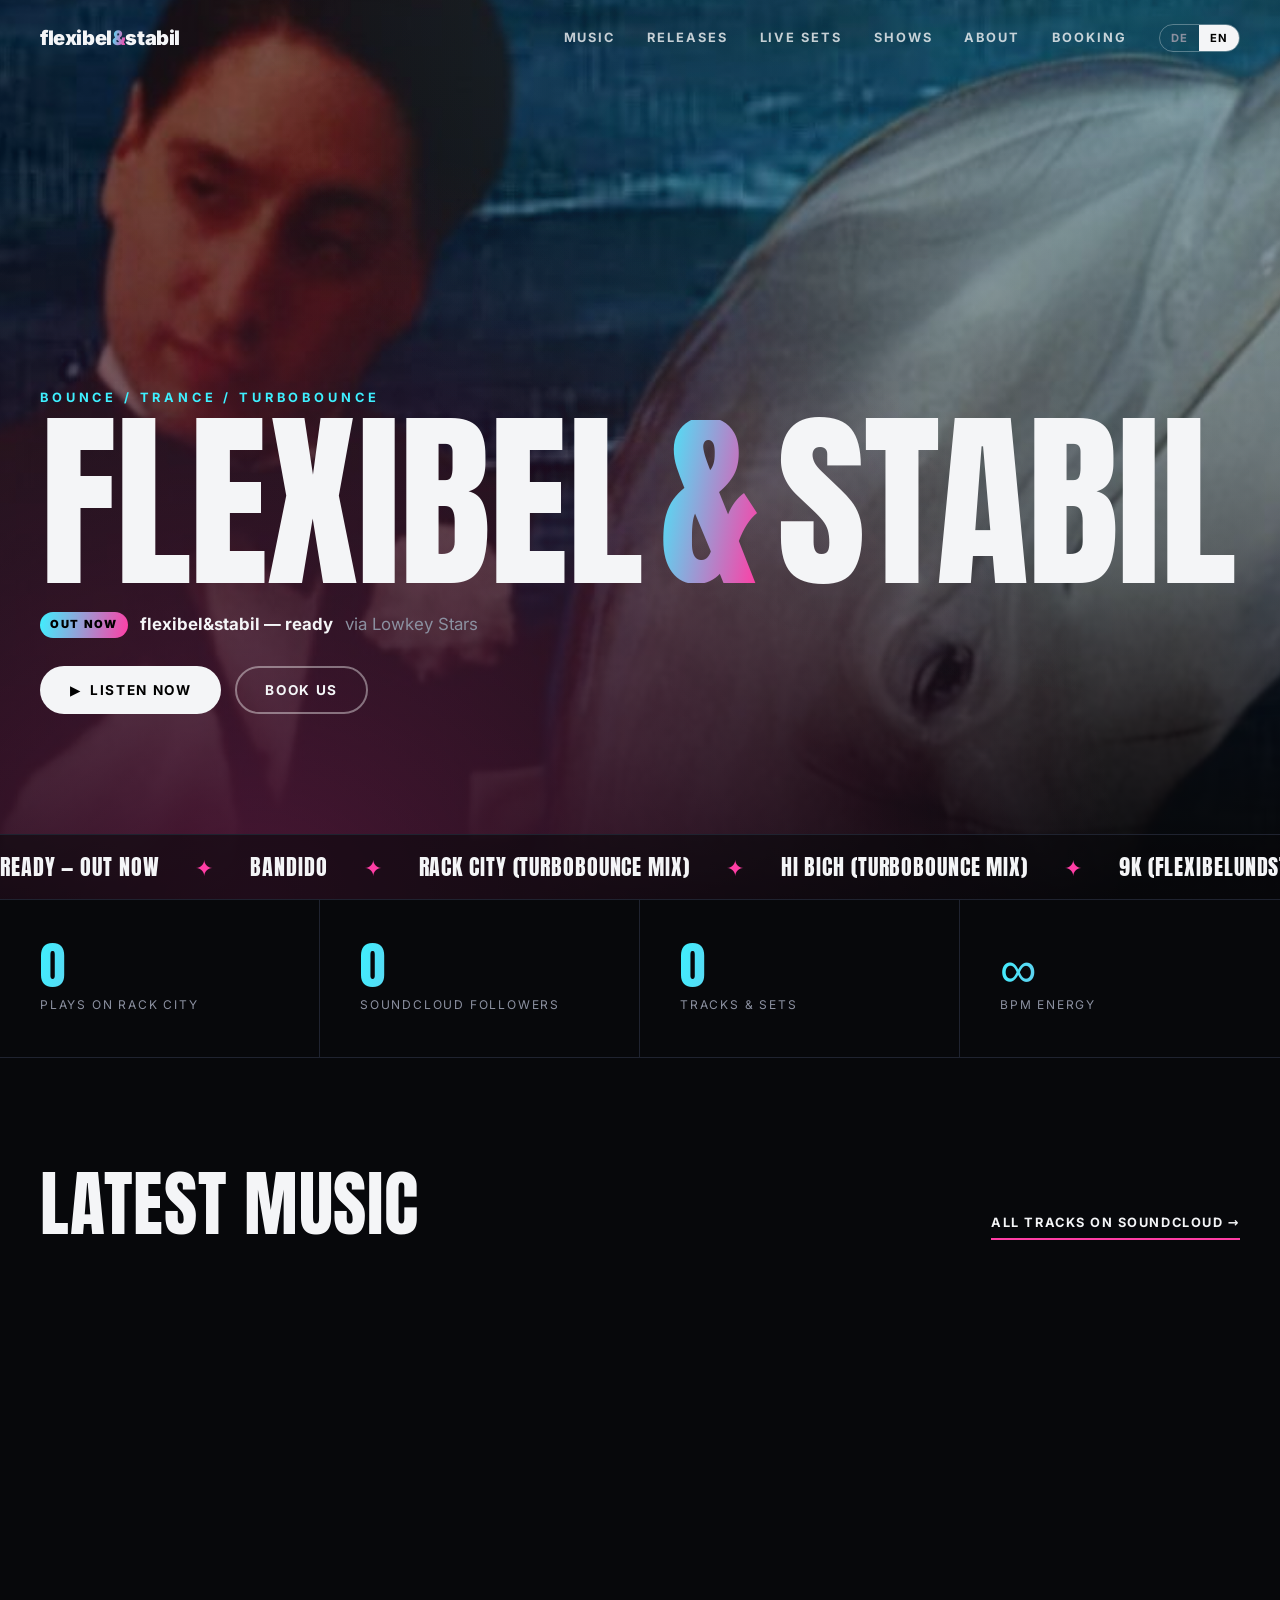
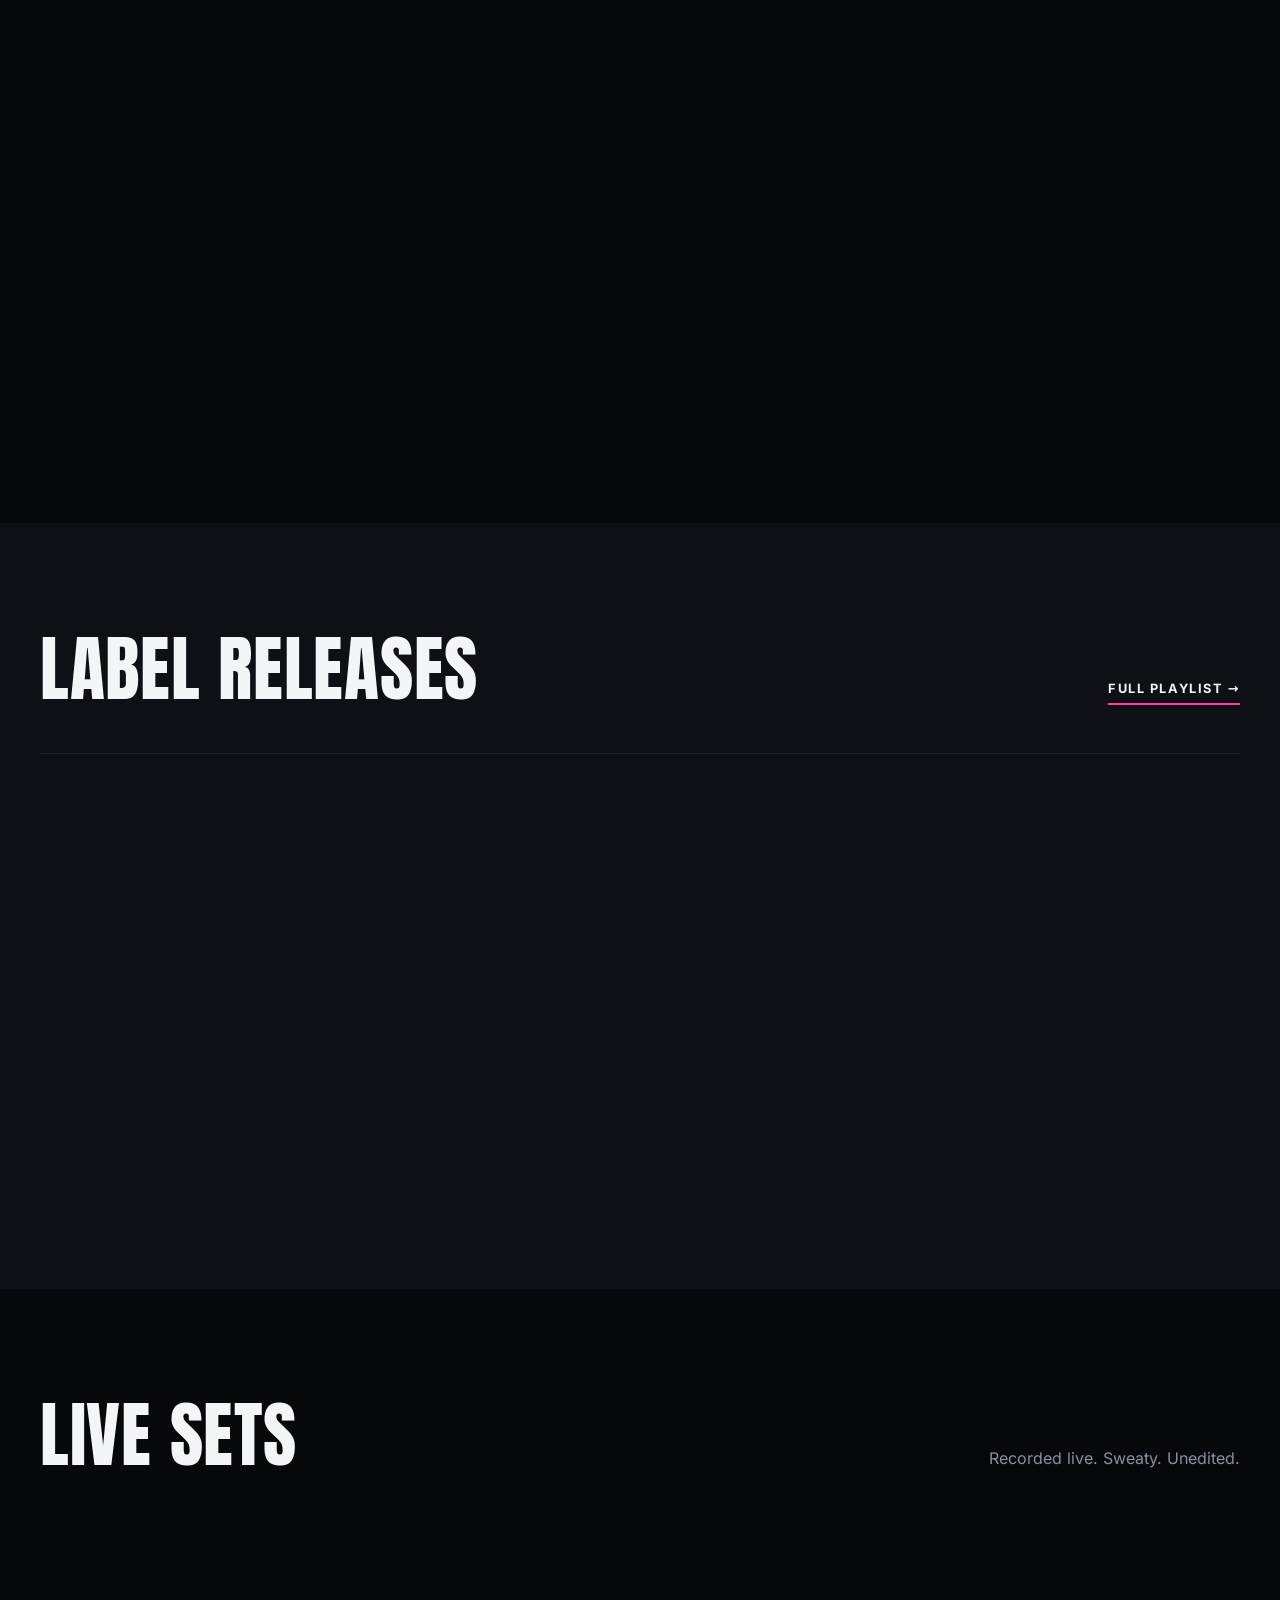
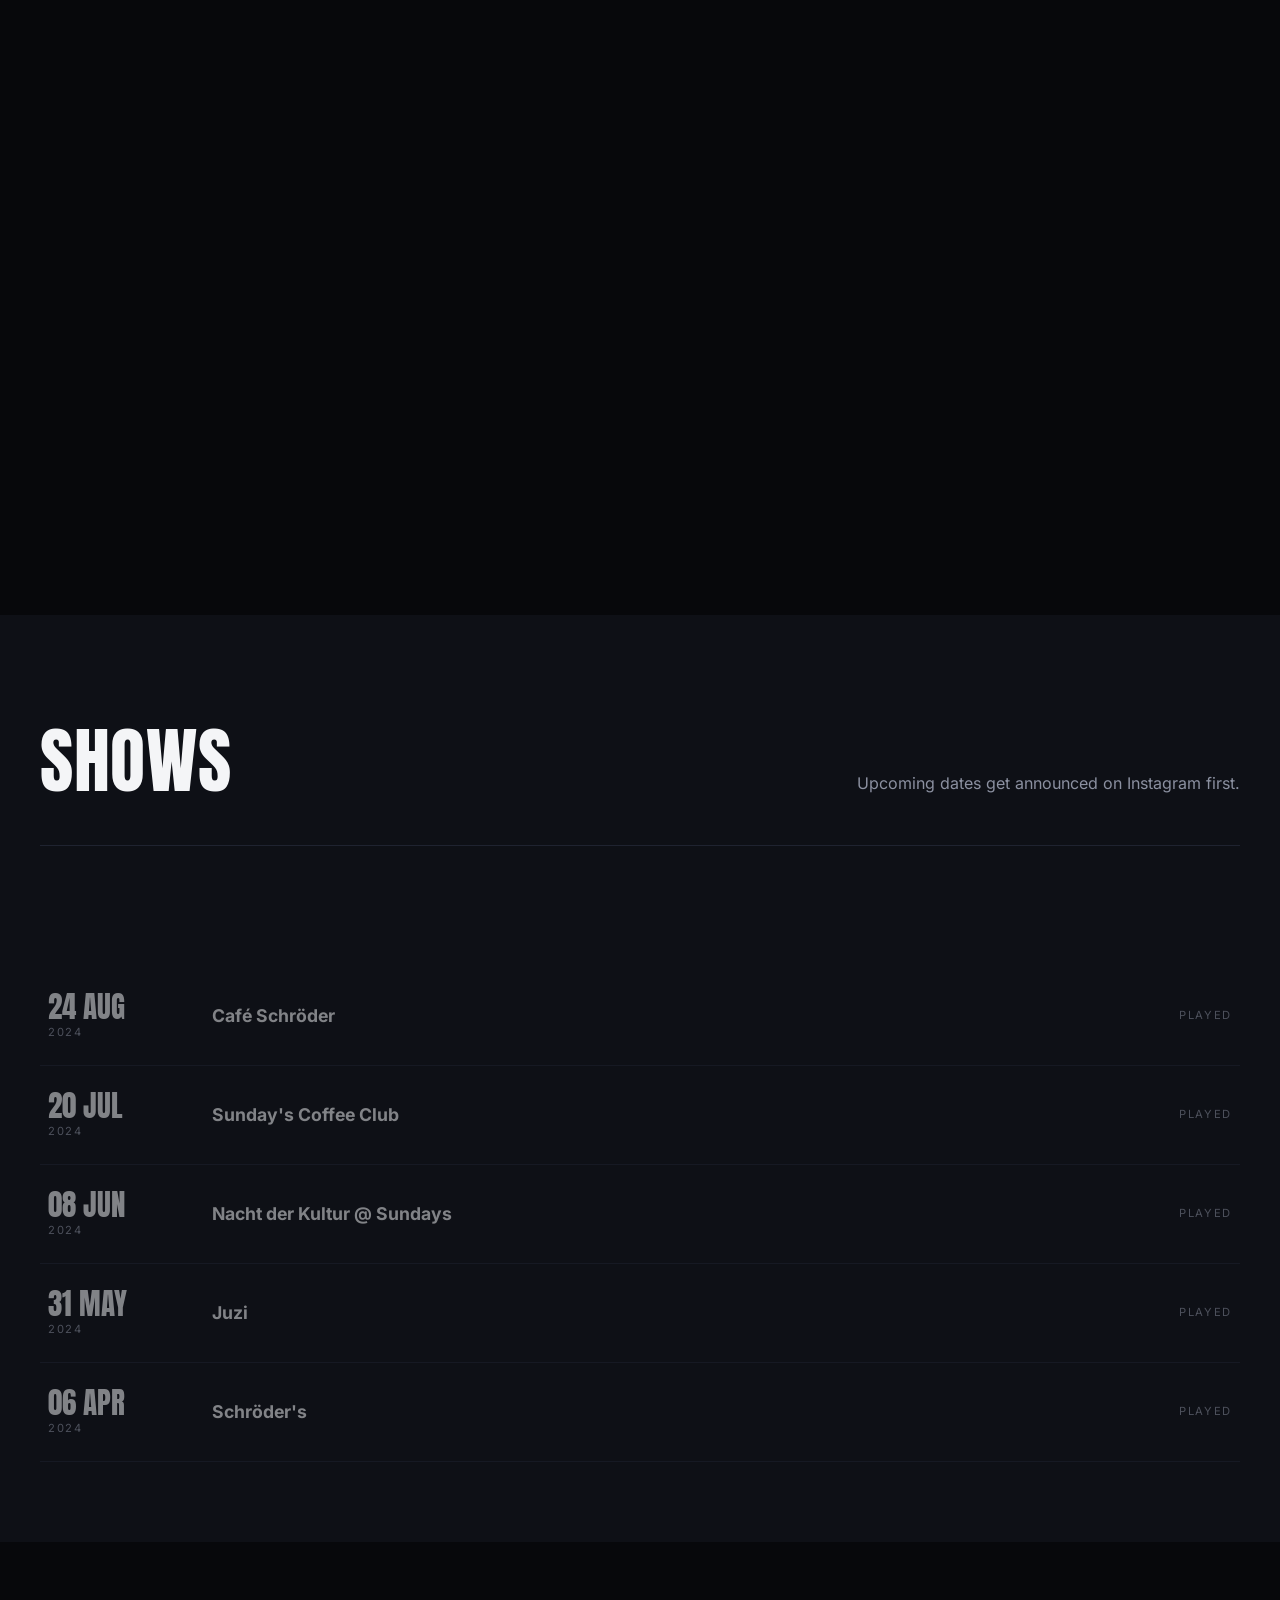
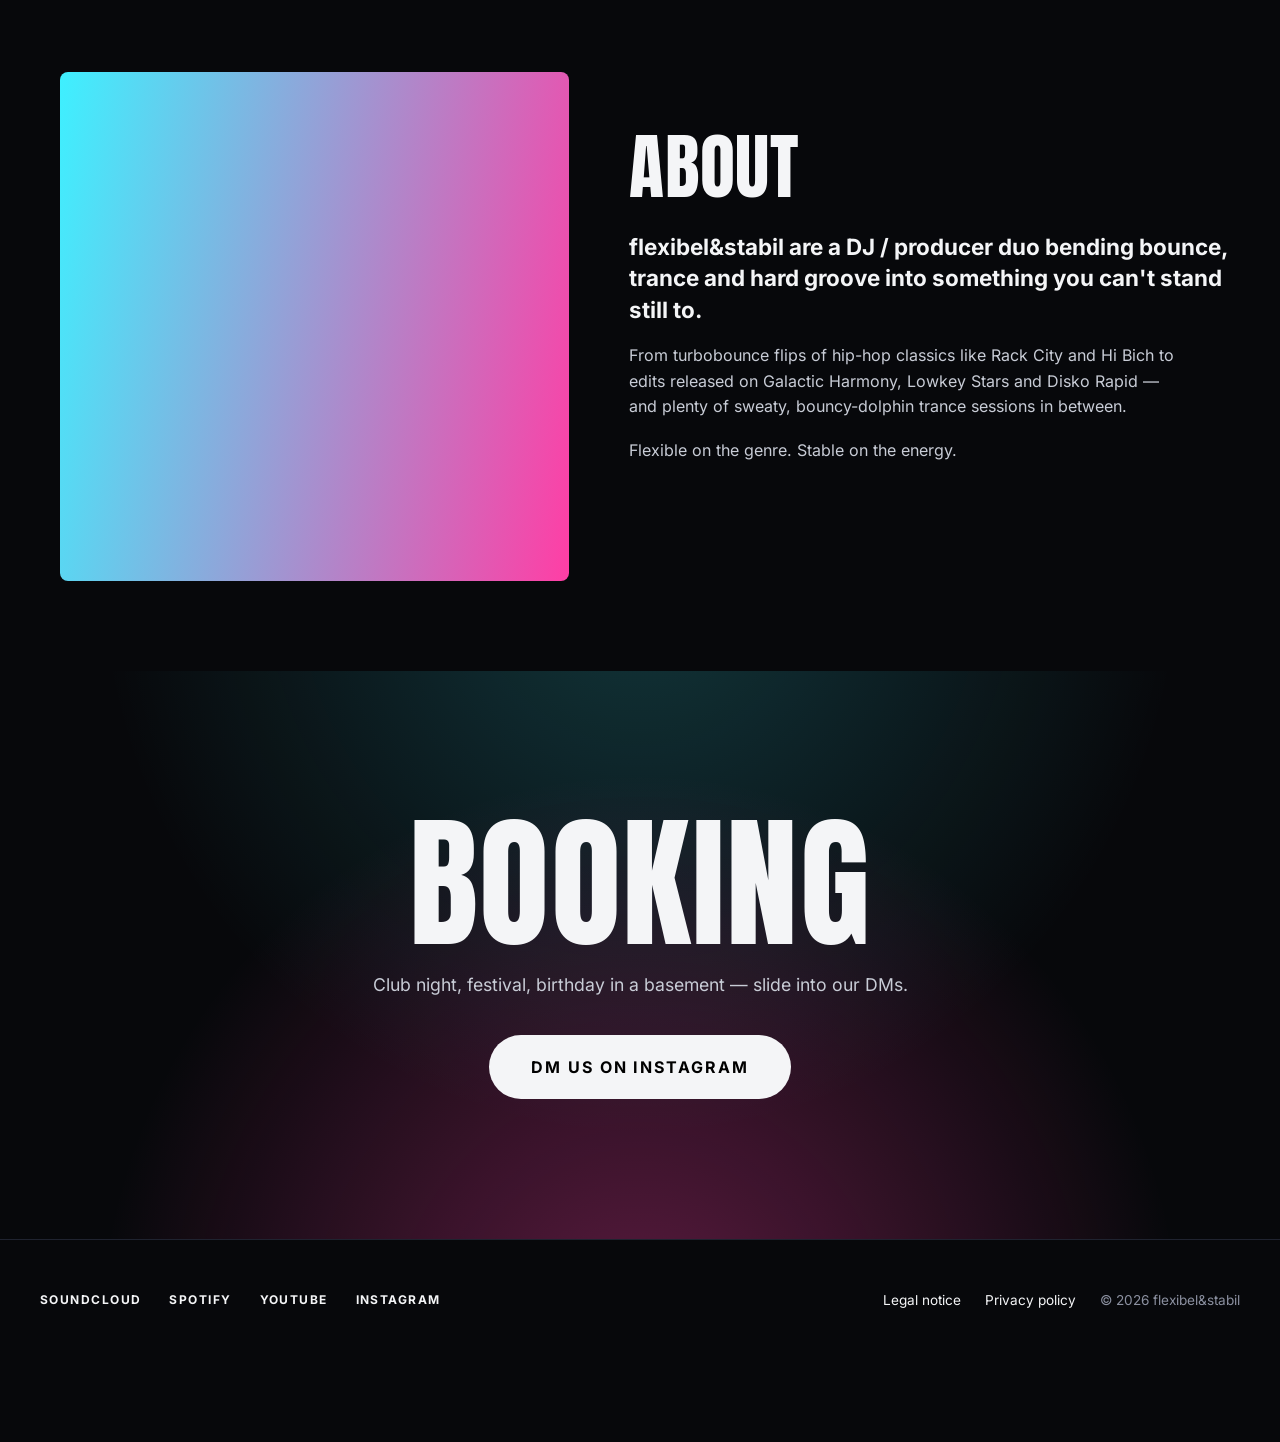
<file: index.html>
<!doctype html>
<html lang="de">
<head>
<meta charset="utf-8">
<meta name="viewport" content="width=device-width, initial-scale=1">
<meta http-equiv="Content-Security-Policy" content="default-src 'self'; script-src 'self' https://w.soundcloud.com; frame-src https://w.soundcloud.com; img-src 'self' data: https://*.sndcdn.com; connect-src 'self' https://soundcloud.com; style-src 'self'; font-src 'self'; base-uri 'self'; form-action 'none'; object-src 'none'">
<meta name="referrer" content="strict-origin-when-cross-origin">
<!-- Preview phase: keep search engines out. Remove this line at launch. -->
<meta name="robots" content="noindex, nofollow">
<title>flexibel&amp;stabil — Bounce / Trance</title>
<meta name="description" content="flexibel&stabil — Bounce / Trance DJ-Duo. Neue Musik, Edits, Live-Sets und Booking.">
<link rel="preload" href="fonts/anton-latin-400-normal.woff2" as="font" type="font/woff2" crossorigin>
<link rel="stylesheet" href="styles.css">
</head>
<body>

<!-- NAV -->
<header class="nav" id="nav">
  <a href="#top" class="logo">flexibel<span>&amp;</span>stabil</a>
  <nav class="nav-links" id="navLinks">
    <a href="#music" data-i18n="nav_music"></a>
    <a href="#releases" data-i18n="nav_releases"></a>
    <a href="#sets" data-i18n="nav_sets"></a>
    <a href="#shows" data-i18n="nav_shows"></a>
    <a href="#about" data-i18n="nav_about"></a>
    <a href="#booking" data-i18n="nav_booking"></a>
  </nav>
  <div class="lang-switch" role="group" aria-label="Sprache / Language">
    <button data-lang="de">DE</button><button data-lang="en">EN</button>
  </div>
  <button class="burger" id="burger" aria-label="Menu"><span></span><span></span></button>
</header>

<!-- HERO -->
<section class="hero" id="top">
  <div class="hero-bg" id="heroBg"></div>
  <div class="hero-shade"></div>
  <div class="hero-content">
    <p class="eyebrow" id="heroGenres"></p>
    <h1 class="hero-title">
      <span>flexibel</span>
      <span class="amp">&amp;</span>
      <span>stabil</span>
    </h1>
    <div class="hero-release">
      <span class="tag">Out now</span>
      <strong id="heroRelease"></strong>
      <span class="muted" id="heroLabel"></span>
    </div>
    <div class="hero-cta">
      <button class="btn btn-primary" id="heroPlay">▶ <span data-i18n="listen_now"></span></button>
      <a class="btn btn-ghost" href="#booking" data-i18n="book_us"></a>
    </div>
  </div>
  <div class="marquee" aria-hidden="true">
    <div class="marquee-track" id="ticker"></div>
  </div>
</section>

<!-- STATS -->
<section class="stats" id="stats"></section>

<!-- MUSIC -->
<section class="section" id="music">
  <div class="section-head">
    <h2 data-i18n="music_title"></h2>
    <a class="link" id="allTracks" target="_blank" rel="noopener" data-i18n="all_tracks"></a>
  </div>
  <div class="grid" id="musicGrid"></div>
</section>

<!-- RELEASES -->
<section class="section alt" id="releases">
  <div class="section-head">
    <h2 data-i18n="releases_title"></h2>
    <a class="link" id="releasesPlaylist" target="_blank" rel="noopener" data-i18n="full_playlist"></a>
  </div>
  <ol class="tracklist" id="releaseList"></ol>
</section>

<!-- SETS -->
<section class="section" id="sets">
  <div class="section-head">
    <h2 data-i18n="sets_title"></h2>
    <p class="muted" data-i18n="sets_sub"></p>
  </div>
  <div class="grid grid-small" id="setGrid"></div>
</section>

<!-- SHOWS -->
<section class="section alt" id="shows">
  <div class="section-head">
    <h2 data-i18n="shows_title"></h2>
    <p class="muted" data-i18n="shows_sub"></p>
  </div>
  <div class="shows" id="showList"></div>
</section>

<!-- ABOUT -->
<section class="section about" id="about">
  <div class="about-img"><img id="aboutImg" alt="flexibel&amp;stabil" loading="lazy"></div>
  <div class="about-text">
    <h2 data-i18n="about_title"></h2>
    <p class="lead" id="aboutLead"></p>
    <div id="aboutText"></div>
  </div>
</section>

<!-- BOOKING -->
<section class="booking" id="booking">
  <h2>Booking</h2>
  <p id="bookingText"></p>
  <a class="btn btn-primary btn-big" id="bookingBtn" target="_blank" rel="noopener"></a>
</section>

<!-- FOOTER -->
<footer class="footer">
  <div class="socials" id="socials"></div>
  <div class="footer-legal">
    <a href="legal.html#impressum" data-i18n="impressum"></a>
    <a href="legal.html#privacy" data-i18n="privacy"></a>
    <button class="linklike" id="revokeConsent" hidden data-i18n="revoke"></button>
    <span class="muted">© <span id="year"></span> flexibel&amp;stabil</span>
  </div>
</footer>

<!-- PLAYER -->
<div class="player" id="player" hidden>
  <img id="pArt" alt="">
  <div class="p-info">
    <strong id="pTitle">—</strong>
    <span id="pArtist" class="muted">flexibel&amp;stabil</span>
  </div>
  <button class="p-btn" id="pToggle" aria-label="Play/Pause">❚❚</button>
  <div class="p-bar" id="pBar"><div id="pProgress"></div></div>
  <span class="p-time muted" id="pTime">0:00</span>
  <a class="p-sc" id="pLink" target="_blank" rel="noopener" title="SoundCloud">SC ↗</a>
</div>

<!-- SOUNDCLOUD CONSENT -->
<dialog class="consent" id="consent">
  <h3 data-i18n="consent_title"></h3>
  <p data-i18n="consent_text"></p>
  <div class="consent-actions">
    <button class="btn btn-primary" id="consentYes" data-i18n="consent_yes"></button>
    <a class="btn btn-ghost" id="consentOpen" target="_blank" rel="noopener" data-i18n="consent_open"></a>
    <button class="linklike" id="consentNo" data-i18n="consent_no"></button>
  </div>
  <p class="consent-small"><a href="legal.html#privacy" data-i18n="privacy"></a></p>
</dialog>

<script src="main.js"></script>
</body>
</html>
</file>
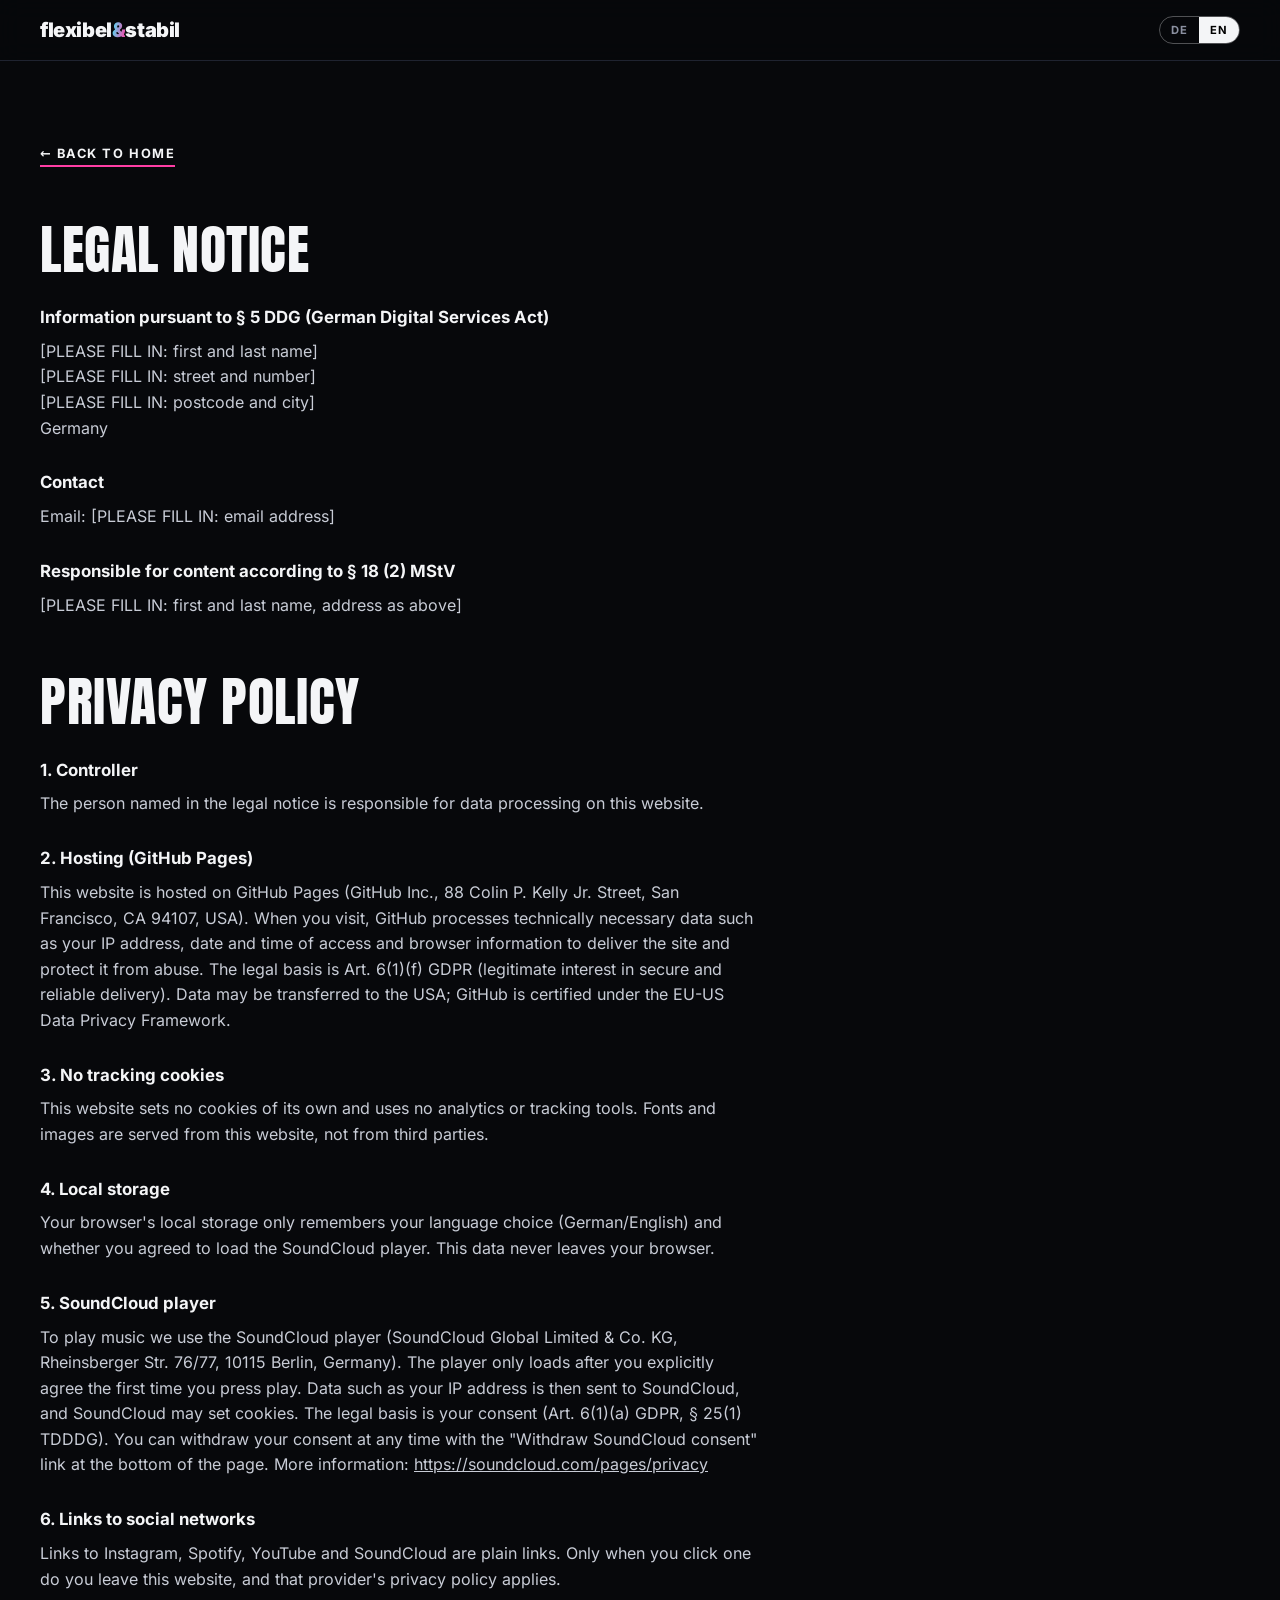
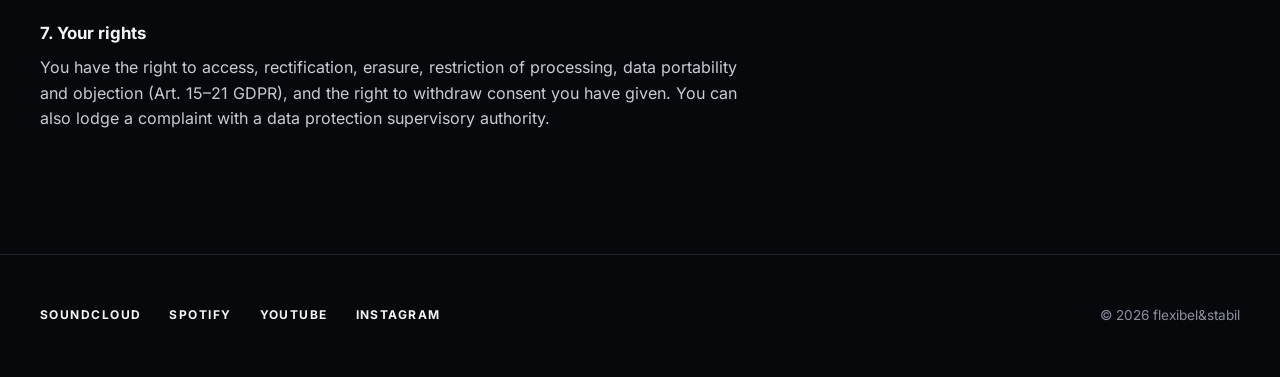
<file: legal.html>
<!doctype html>
<html lang="de">
<head>
<meta charset="utf-8">
<meta name="viewport" content="width=device-width, initial-scale=1">
<meta http-equiv="Content-Security-Policy" content="default-src 'self'; img-src 'self' data:; style-src 'self'; font-src 'self'; base-uri 'self'; form-action 'none'; object-src 'none'">
<meta name="referrer" content="strict-origin-when-cross-origin">
<meta name="robots" content="noindex">
<title>Impressum &amp; Datenschutz — flexibel&amp;stabil</title>
<link rel="stylesheet" href="styles.css">
</head>
<body class="legal-page">

<header class="nav scrolled">
  <a href="./" class="logo">flexibel<span>&amp;</span>stabil</a>
  <div class="lang-switch" role="group" aria-label="Sprache / Language">
    <button data-lang="de">DE</button><button data-lang="en">EN</button>
  </div>
</header>

<main class="section legal">
  <a class="link" href="./" data-i18n="back"></a>
  <section id="impressum">
    <h2 data-i18n="impressum"></h2>
    <div class="prose" id="impressumText"></div>
  </section>
  <section id="privacy">
    <h2 data-i18n="privacy"></h2>
    <div class="prose" id="privacyText"></div>
  </section>
</main>

<footer class="footer">
  <div class="socials" id="socials"></div>
  <div class="footer-legal">
    <button class="linklike" id="revokeConsent" hidden data-i18n="revoke"></button>
    <span class="muted">© <span id="year"></span> flexibel&amp;stabil</span>
  </div>
</footer>

<script src="main.js"></script>
</body>
</html>
</file>
<file: styles.css>
/* Fonts are self-hosted so visitors' browsers never contact Google. */
@font-face { font-family: "Anton"; font-weight: 400; font-display: swap; src: url("fonts/anton-latin-400-normal.woff2") format("woff2"); }
@font-face { font-family: "Inter"; font-weight: 400; font-display: swap; src: url("fonts/inter-latin-400-normal.woff2") format("woff2"); }
@font-face { font-family: "Inter"; font-weight: 500; font-display: swap; src: url("fonts/inter-latin-500-normal.woff2") format("woff2"); }
@font-face { font-family: "Inter"; font-weight: 700; font-display: swap; src: url("fonts/inter-latin-700-normal.woff2") format("woff2"); }
@font-face { font-family: "Inter"; font-weight: 900; font-display: swap; src: url("fonts/inter-latin-900-normal.woff2") format("woff2"); }

:root {
  --bg: #07080b;
  --bg-alt: #0e1016;
  --fg: #f4f5f7;
  --muted: #8b90a0;
  --line: #1f2330;
  --aqua: #3ef0ff;
  --pink: #ff3ea5;
  --grad: linear-gradient(100deg, var(--aqua), var(--pink));
  --display: "Anton", Impact, sans-serif;
  --body: "Inter", system-ui, sans-serif;
}

* { box-sizing: border-box; margin: 0; padding: 0; }
html { scroll-behavior: smooth; }
body { background: var(--bg); color: var(--fg); font-family: var(--body); line-height: 1.6; overflow-x: hidden; }
a { color: inherit; text-decoration: none; }
img { display: block; max-width: 100%; }
.muted { color: var(--muted); }
h2 { font-family: var(--display); font-weight: 400; font-size: clamp(2.4rem, 6vw, 4.5rem); text-transform: uppercase; line-height: 1; letter-spacing: .01em; }

/* NAV */
.nav { position: fixed; inset: 0 0 auto 0; z-index: 50; display: flex; align-items: center; justify-content: space-between; padding: 22px 40px; transition: background .3s, padding .3s; }
.nav.scrolled { background: rgba(7, 8, 11, .85); backdrop-filter: blur(12px); padding: 14px 40px; border-bottom: 1px solid var(--line); }
.logo { font-weight: 900; font-size: 1.25rem; letter-spacing: -.02em; }
.logo span { background: var(--grad); -webkit-background-clip: text; background-clip: text; color: transparent; }
.nav-links { display: flex; gap: 32px; }
.nav-links a { font-size: .8rem; font-weight: 700; text-transform: uppercase; letter-spacing: .15em; opacity: .8; transition: opacity .2s; }
.nav-links a:hover { opacity: 1; }
.burger { display: none; background: none; border: 0; width: 32px; height: 24px; position: relative; cursor: pointer; }
.burger span { position: absolute; left: 0; right: 0; height: 2px; background: var(--fg); transition: transform .3s, top .3s; }
.burger span:first-child { top: 6px; }
.burger span:last-child { top: 16px; }
.burger.open span:first-child { top: 11px; transform: rotate(45deg); }
.burger.open span:last-child { top: 11px; transform: rotate(-45deg); }

/* HERO */
.hero { position: relative; min-height: 100svh; display: flex; flex-direction: column; justify-content: flex-end; overflow: hidden; }
.hero-bg { position: absolute; inset: -5%; background-size: cover; background-position: center 30%; filter: saturate(1.2) contrast(1.05); animation: drift 22s ease-in-out infinite alternate; }
@keyframes drift { from { transform: scale(1.05) translateX(-1%); } to { transform: scale(1.15) translateX(1%); } }
.hero-shade { position: absolute; inset: 0; background:
  radial-gradient(ellipse at 20% 100%, rgba(255, 62, 165, .25), transparent 60%),
  radial-gradient(ellipse at 90% 0%, rgba(62, 240, 255, .2), transparent 55%),
  linear-gradient(180deg, rgba(7, 8, 11, .35) 0%, rgba(7, 8, 11, .55) 50%, var(--bg) 100%); }
.hero-content { position: relative; padding: 0 40px 120px; }
.eyebrow { font-size: .8rem; font-weight: 700; letter-spacing: .3em; text-transform: uppercase; color: var(--aqua); margin-bottom: 12px; }
.hero-title { font-family: var(--display); font-weight: 400; text-transform: uppercase; font-size: clamp(3.6rem, 15vw, 14rem); line-height: .85; letter-spacing: -.01em; display: flex; flex-wrap: wrap; align-items: baseline; gap: 0 .1em; }
.hero-title .amp { background: var(--grad); -webkit-background-clip: text; background-clip: text; color: transparent; }
.hero-release { display: flex; flex-wrap: wrap; align-items: center; gap: 12px; margin: 28px 0; font-size: 1.05rem; }
.tag { background: var(--grad); color: #000; font-weight: 900; font-size: .7rem; letter-spacing: .15em; text-transform: uppercase; padding: 4px 10px; border-radius: 99px; }
.hero-cta { display: flex; gap: 14px; flex-wrap: wrap; }

.btn { display: inline-flex; align-items: center; gap: 8px; padding: 14px 28px; border-radius: 99px; font: 700 .85rem var(--body); letter-spacing: .12em; text-transform: uppercase; cursor: pointer; border: 2px solid transparent; transition: transform .2s, box-shadow .2s, background .2s; }
.btn:hover { transform: translateY(-2px); }
.btn-primary { background: var(--fg); color: #000; }
.btn-primary:hover { box-shadow: 0 10px 40px -10px var(--pink); }
.btn-ghost { border-color: rgba(255, 255, 255, .4); color: var(--fg); background: transparent; }
.btn-ghost:hover { border-color: var(--fg); }
.btn-big { padding: 20px 40px; font-size: 1rem; }

.marquee { position: relative; border-block: 1px solid var(--line); background: rgba(7, 8, 11, .6); overflow: hidden; white-space: nowrap; padding: 14px 0; }
.marquee-track { display: inline-flex; gap: 36px; animation: scroll 40s linear infinite; font-family: var(--display); font-size: 1.4rem; letter-spacing: .04em; }
.marquee-track span:nth-child(even) { color: var(--pink); }
@keyframes scroll { to { transform: translateX(-50%); } }

/* STATS */
.stats { display: grid; grid-template-columns: repeat(4, 1fr); border-bottom: 1px solid var(--line); }
.stats div { padding: 40px; border-right: 1px solid var(--line); }
.stats div:last-child { border-right: 0; }
.stats b { display: block; font-family: var(--display); font-weight: 400; font-size: clamp(2rem, 4vw, 3.4rem); line-height: 1; background: var(--grad); -webkit-background-clip: text; background-clip: text; color: transparent; }
.stats span { font-size: .75rem; text-transform: uppercase; letter-spacing: .15em; color: var(--muted); }

/* SECTIONS */
.section { padding: 110px 40px; }
.section.alt { background: var(--bg-alt); }
.section-head { display: flex; justify-content: space-between; align-items: flex-end; gap: 20px; flex-wrap: wrap; margin-bottom: 48px; }
.link { font-size: .8rem; font-weight: 700; letter-spacing: .12em; text-transform: uppercase; border-bottom: 2px solid var(--pink); padding-bottom: 4px; }

/* CARDS */
.grid { display: grid; grid-template-columns: repeat(auto-fill, minmax(260px, 1fr)); gap: 28px; }
.grid-small { grid-template-columns: repeat(auto-fill, minmax(200px, 1fr)); gap: 22px; }
.card { cursor: pointer; }
.card-art { position: relative; aspect-ratio: 1; border-radius: 6px; overflow: hidden; background: var(--grad); }
.card-art img { position: relative; z-index: 1; width: 100%; height: 100%; object-fit: cover; background: var(--bg-alt); transition: transform .5s, filter .3s; }
.card-art::after { z-index: 2; }
.card-art .fallback { position: absolute; inset: 0; display: grid; place-items: center; font-family: var(--display); font-size: 4rem; color: rgba(0, 0, 0, .35); }
.card-art::after { content: "▶"; position: absolute; inset: auto 16px 16px auto; width: 54px; height: 54px; border-radius: 50%; background: var(--fg); color: #000; display: grid; place-items: center; font-size: 1.1rem; padding-left: 3px; opacity: 0; transform: translateY(10px); transition: opacity .25s, transform .25s; }
.card:hover .card-art img { transform: scale(1.06); filter: brightness(.75); }
.card:hover .card-art::after, .card.playing .card-art::after { opacity: 1; transform: none; }
.card.playing .card-art::after { content: "❚❚"; padding: 0; font-size: .9rem; background: var(--aqua); }
.card h3 { margin-top: 14px; font-size: 1rem; font-weight: 700; line-height: 1.3; }
.card p { font-size: .8rem; color: var(--muted); margin-top: 4px; }
.badge { display: inline-block; font-size: .6rem; font-weight: 900; letter-spacing: .12em; padding: 2px 6px; border: 1px solid var(--aqua); color: var(--aqua); border-radius: 3px; margin-left: 6px; vertical-align: middle; }

/* TRACKLIST */
.tracklist { list-style: none; border-top: 1px solid var(--line); }
.tracklist li { display: grid; grid-template-columns: 50px 56px 1fr auto; align-items: center; gap: 20px; padding: 14px 8px; border-bottom: 1px solid var(--line); cursor: pointer; transition: background .2s; }
.tracklist li:hover, .tracklist li.playing { background: rgba(255, 255, 255, .04); }
.tracklist .num { font-family: var(--display); font-size: 1.6rem; color: var(--muted); }
.tracklist li.playing .num { color: var(--aqua); }
.tracklist .thumb { width: 56px; height: 56px; border-radius: 4px; background: var(--grad); object-fit: cover; }
.tracklist strong { display: block; font-weight: 700; }
.tracklist small { color: var(--muted); }
.tracklist .label { font-size: .7rem; text-transform: uppercase; letter-spacing: .12em; color: var(--muted); text-align: right; }

/* SHOWS */
.shows { border-top: 1px solid var(--line); }
.show { display: grid; grid-template-columns: 140px 1fr 1fr auto; gap: 24px; align-items: center; padding: 26px 8px; border-bottom: 1px solid var(--line); }
.show .date { font-family: var(--display); font-size: 1.8rem; line-height: 1; }
.show .date small { display: block; font-family: var(--body); font-size: .7rem; letter-spacing: .15em; color: var(--muted); margin-top: 6px; }
.show .venue { font-weight: 700; font-size: 1.1rem; }
.show .btn { padding: 10px 20px; font-size: .7rem; }
.show.past { opacity: .5; }

/* ABOUT */
.about { display: grid; grid-template-columns: 1fr 1.2fr; gap: 80px; align-items: center; }
.about-img { position: relative; }
.about-img::before { content: ""; position: absolute; inset: 20px -20px -20px 20px; background: var(--grad); border-radius: 8px; z-index: -1; }
.about-img img { border-radius: 8px; width: 100%; aspect-ratio: 1; object-fit: cover; }
.about-text h2 { margin-bottom: 28px; }
.about-text p { margin-bottom: 18px; color: #c8ccd6; max-width: 56ch; }
.about-text .lead { font-size: 1.4rem; font-weight: 700; color: var(--fg); line-height: 1.4; }

/* BOOKING */
.booking { text-align: center; padding: 140px 40px; background:
  radial-gradient(ellipse at 50% 120%, rgba(255, 62, 165, .35), transparent 60%),
  radial-gradient(ellipse at 50% -20%, rgba(62, 240, 255, .2), transparent 60%), var(--bg); }
.booking h2 { font-size: clamp(3.5rem, 12vw, 9rem); }
.booking p { margin: 16px 0 36px; color: #c8ccd6; font-size: 1.1rem; }

/* FOOTER */
.footer { padding: 50px 40px 130px; border-top: 1px solid var(--line); display: flex; justify-content: space-between; flex-wrap: wrap; gap: 20px; font-size: .85rem; }
.socials { display: flex; gap: 28px; flex-wrap: wrap; }
.socials a { font-weight: 700; text-transform: uppercase; letter-spacing: .12em; font-size: .75rem; }
.socials a:hover { color: var(--aqua); }

/* PLAYER */
.player { position: fixed; left: 16px; right: 16px; bottom: 16px; z-index: 60; display: grid; grid-template-columns: 52px minmax(0, 220px) 44px 1fr auto auto; align-items: center; gap: 16px; padding: 10px 18px 10px 10px; background: rgba(14, 16, 22, .92); backdrop-filter: blur(16px); border: 1px solid var(--line); border-radius: 12px; box-shadow: 0 20px 60px -20px #000; animation: up .4s ease; }
.player[hidden] { display: none; }
@keyframes up { from { transform: translateY(120%); } }
.player img { width: 52px; height: 52px; border-radius: 6px; object-fit: cover; background: var(--grad); }
.p-info { min-width: 0; }
.p-info strong, .p-info span { display: block; white-space: nowrap; overflow: hidden; text-overflow: ellipsis; font-size: .85rem; }
.p-btn { width: 44px; height: 44px; border-radius: 50%; border: 0; background: var(--fg); color: #000; font-size: .9rem; cursor: pointer; }
.p-bar { height: 4px; background: var(--line); border-radius: 4px; cursor: pointer; position: relative; }
.p-bar div { position: absolute; inset: 0 auto 0 0; width: 0; background: var(--grad); border-radius: 4px; }
.p-time { font-size: .75rem; font-variant-numeric: tabular-nums; }
.p-sc { font-size: .7rem; font-weight: 700; letter-spacing: .1em; color: var(--muted); }
.p-sc:hover { color: var(--fg); }

/* LANGUAGE SWITCH */
.nav-links { margin-left: auto; margin-right: 32px; }
.lang-switch { display: flex; border: 1px solid rgba(255, 255, 255, .3); border-radius: 99px; overflow: hidden; }
.lang-switch button { background: none; border: 0; color: var(--muted); font: 700 .7rem var(--body); letter-spacing: .1em; padding: 6px 11px; cursor: pointer; }
.lang-switch button.active { background: var(--fg); color: #000; }

/* SMALL BITS */
.sc-hidden { position: absolute; width: 1px; height: 1px; left: -9999px; opacity: 0; pointer-events: none; border: 0; }
.played { font-size: .7rem; letter-spacing: .15em; text-transform: uppercase; color: var(--muted); }
.linklike { background: none; border: 0; padding: 0; color: inherit; font: inherit; cursor: pointer; text-align: left; }
.footer-legal { display: flex; flex-wrap: wrap; gap: 8px 24px; align-items: center; }
.footer-legal a:hover, .footer-legal .linklike:hover { color: var(--aqua); }
.about-text #aboutText p { margin-bottom: 18px; color: #c8ccd6; max-width: 56ch; }
[data-play]:focus-visible { outline: 2px solid var(--aqua); outline-offset: 4px; }

/* CONSENT DIALOG */
.consent { margin: auto; max-width: 460px; width: calc(100% - 32px); padding: 28px; border-radius: 14px; border: 1px solid var(--line); background: var(--bg-alt); color: var(--fg); }
.consent::backdrop { background: rgba(0, 0, 0, .7); backdrop-filter: blur(4px); }
.consent h3 { font-family: var(--display); font-weight: 400; font-size: 1.8rem; text-transform: uppercase; line-height: 1.1; margin-bottom: 12px; }
.consent p { color: #c8ccd6; font-size: .95rem; }
.consent-actions { display: flex; flex-wrap: wrap; gap: 12px; align-items: center; margin: 22px 0 14px; }
.consent-actions .btn { padding: 12px 20px; font-size: .75rem; }
.consent-actions .linklike { color: var(--muted); font-size: .85rem; }
.consent-small { font-size: .8rem; }
.consent-small a { text-decoration: underline; color: var(--muted); }

/* LEGAL PAGE */
.legal { max-width: 800px; padding-top: 140px; }
.legal section { margin-top: 56px; scroll-margin-top: 100px; }
.legal h2 { font-size: clamp(2.2rem, 6vw, 3.4rem); margin-bottom: 24px; }
.prose h3 { font-size: 1.05rem; margin: 28px 0 8px; }
.prose p { color: #c8ccd6; margin-bottom: 12px; overflow-wrap: anywhere; }
.prose a { text-decoration: underline; }
.legal-page .footer { padding-bottom: 50px; }

/* REVEAL */
.reveal { opacity: 0; transform: translateY(30px); transition: opacity .8s ease, transform .8s ease; }
.reveal.in { opacity: 1; transform: none; }

/* RESPONSIVE */
@media (max-width: 900px) {
  .nav, .nav.scrolled { padding-inline: 16px; }
  .burger { display: block; z-index: 2; margin-left: 16px; }
  .lang-switch { margin-left: auto; z-index: 2; }
  .nav-links { position: fixed; inset: 0; margin: 0; flex-direction: column; align-items: center; justify-content: center; gap: 28px; background: rgba(7, 8, 11, .97); opacity: 0; pointer-events: none; transition: opacity .3s; }
  .nav-links.open { opacity: 1; pointer-events: auto; }
  /* backdrop-filter would trap the fixed overlay inside the header bar, so drop it while the menu is open */
  .nav.menu-open { backdrop-filter: none; -webkit-backdrop-filter: none; background: transparent; border-color: transparent; z-index: 70; }
  body.menu-open { overflow: hidden; }
  .nav-links a { font-family: var(--display); font-size: 2.4rem; letter-spacing: .02em; }
  .hero-content { padding: 0 16px 80px; }
  .stats { grid-template-columns: repeat(2, 1fr); }
  .stats div { padding: 26px 16px; }
  .stats div:nth-child(2) { border-right: 0; }
  .stats div:nth-child(-n+2) { border-bottom: 1px solid var(--line); }
  .section, .booking { padding: 80px 16px; }
  .about { grid-template-columns: 1fr; gap: 50px; }
  .about-img { max-width: 420px; margin-right: 20px; }
  .tracklist li { grid-template-columns: 30px 48px 1fr; gap: 12px; }
  .tracklist .thumb { width: 48px; height: 48px; }
  .tracklist .label { display: none; }
  .show { grid-template-columns: 1fr auto; gap: 6px 16px; }
  .show > * { grid-column: 1; }
  .show > :last-child { grid-row: 1 / span 3; grid-column: 2; }
  .footer { padding: 40px 16px 120px; }
  .player { left: 8px; right: 8px; bottom: 8px; grid-template-columns: 44px 1fr 40px; gap: 12px; }
  .player img { width: 44px; height: 44px; }
  .p-btn { width: 40px; height: 40px; }
  .p-bar { grid-column: 1 / -1; order: 5; }
  .p-time, .p-sc { display: none; }
  .grid { grid-template-columns: repeat(auto-fill, minmax(150px, 1fr)); gap: 18px; }
}

@media (prefers-reduced-motion: reduce) {
  *, *::before, *::after { animation: none !important; transition: none !important; }
  .reveal { opacity: 1; transform: none; }
}
</file>
